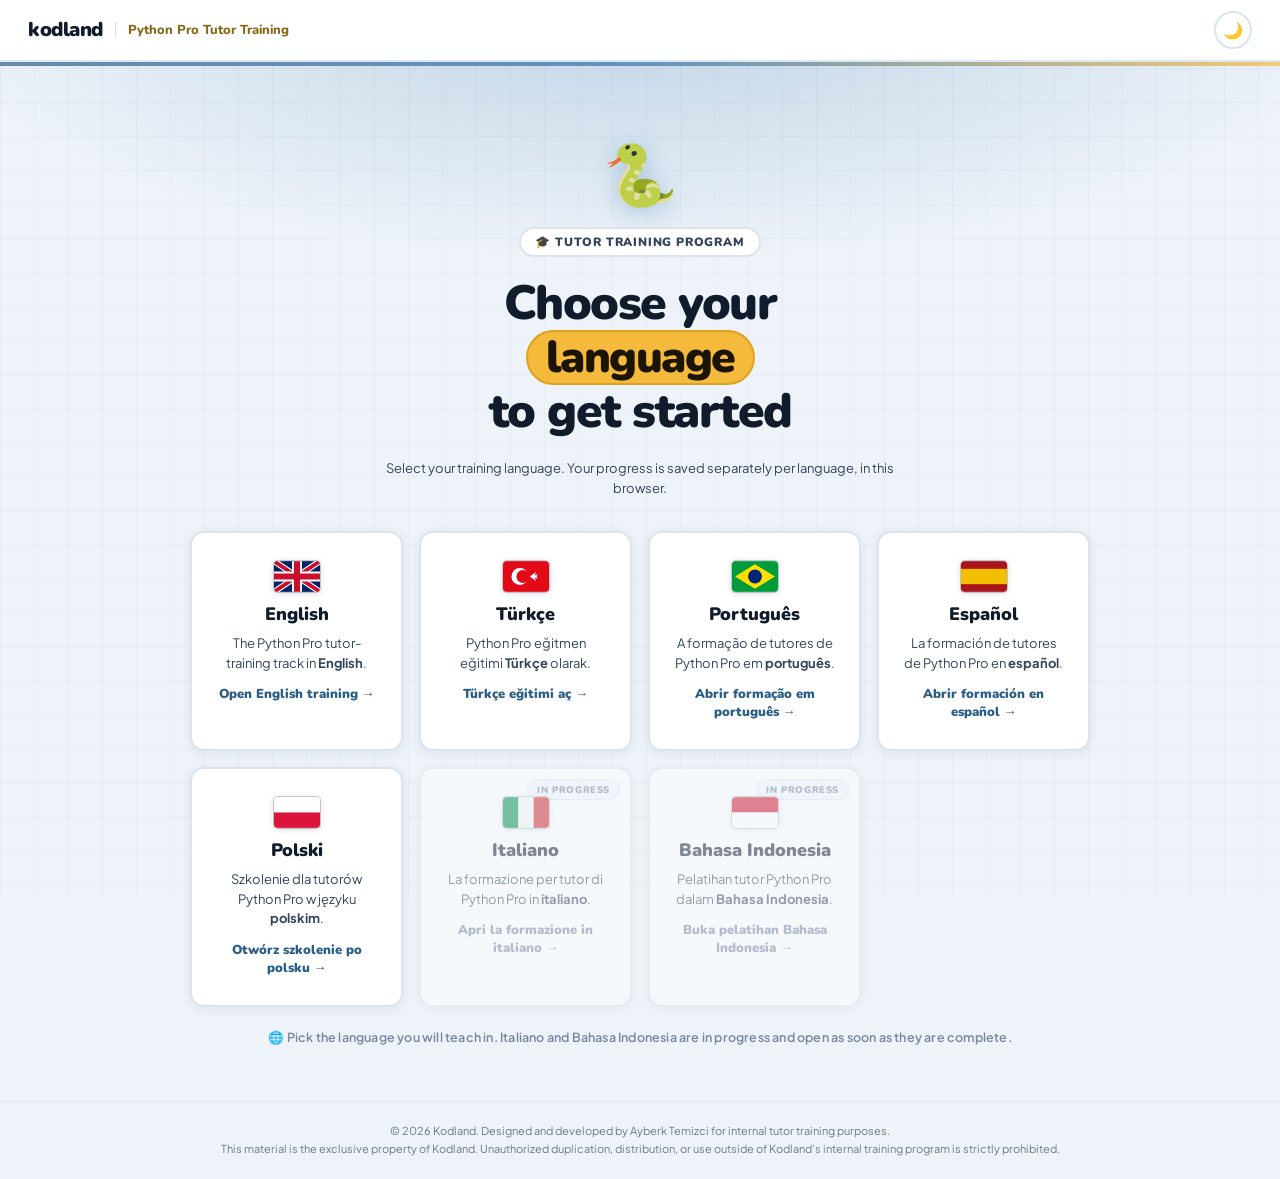
<file: index.html>
<!DOCTYPE html>
<html lang="en">
<head>
<meta charset="UTF-8">
<meta name="viewport" content="width=device-width, initial-scale=1.0">
<title>Python Pro — Tutor Training | Kodland</title>
<link href="https://fonts.googleapis.com/css2?family=Nunito:wght@700;800;900&family=Plus+Jakarta+Sans:wght@400;500;600;700&display=swap" rel="stylesheet">
<style>
:root{
  /* Python palette — Python blue + Python yellow on a cool neutral base */
  --lime:#3776AB;--lime-d:#2C5F87;--lime-glow:rgba(55,118,171,.26);
  --pink:#F5B93B;--pink-d:#DDA21F;--on-pink:#1A1400;--acc-t:#8A6511;
  --ink:#101C2B;--ink2:#33455C;--muted:#7887A0;
  --bg:#EEF3F9;--surface:#FFFFFF;--surface2:#F3F7FC;--border:#DAE4EF;
  --text:var(--ink);--text2:var(--ink2);--text-muted:var(--muted);
  --nav-bg:rgba(255,255,255,0.94);--nav-b:#DCE7F3;
  --shadow:0 2px 12px rgba(16,38,70,.08);--shadow-h:0 8px 28px rgba(16,38,70,.16);
  --r:14px;--rsm:8px;--rpill:999px;
}
[data-theme="dark"]{
  --bg:#0C1219;--surface:#151C26;--surface2:#1B2430;--border:#2A3646;
  --text:#E9EFF8;--text2:#A9B6CB;--text-muted:#6B7894;
  --nav-bg:rgba(12,18,25,0.95);--nav-b:#2A3646;
  --shadow:0 2px 16px rgba(0,0,0,.5);--shadow-h:0 8px 28px rgba(0,0,0,.55);
  --lime:#4A9BD8;--lime-d:#3776AB;--lime-glow:rgba(74,155,216,.16);
  --pink:#FFD43B;--pink-d:#F5B93B;--acc-t:#FFD43B;
}
*{box-sizing:border-box;margin:0;padding:0}
html{scroll-behavior:smooth}
body{
  background:var(--bg);color:var(--text);
  font-family:'Plus Jakarta Sans',sans-serif;
  min-height:100vh;overflow-x:hidden;
  transition:background .25s,color .25s;
  display:flex;flex-direction:column;
}
body::before{
  content:'';position:fixed;inset:0;pointer-events:none;z-index:0;
  background-image:
    linear-gradient(rgba(55,118,171,.045) 1px,transparent 1px),
    linear-gradient(90deg,rgba(55,118,171,.045) 1px,transparent 1px);
  background-size:34px 34px;
}
/* NAV */
.nav{
  display:flex;align-items:center;justify-content:space-between;
  padding:0 28px;height:62px;background:var(--nav-bg);backdrop-filter:blur(14px);
  border-bottom:2px solid var(--nav-b);position:sticky;top:0;z-index:100;
  transition:background .25s,border-color .25s;
}
.logo{display:flex;align-items:center;gap:8px;text-decoration:none;flex-shrink:0}
.logo-mark{font-family:'Nunito',sans-serif;font-weight:900;font-size:20px;letter-spacing:-.5px;color:var(--ink);line-height:1}
[data-theme="dark"] .logo-mark{color:var(--lime)}
.logo-sub{font-family:'Nunito',sans-serif;font-weight:800;font-size:13px;color:var(--acc-t)}
.logo-div{width:1px;height:16px;background:var(--border);margin:0 4px}
.tbtn{
  width:38px;height:38px;border-radius:var(--rpill);background:var(--surface);
  border:2px solid var(--border);display:flex;align-items:center;justify-content:center;
  font-size:16px;cursor:pointer;transition:all .15s;
}
.tbtn:hover{background:var(--lime);border-color:var(--lime-d)}
/* HERO */
.hero{padding:72px 40px 56px;text-align:center;position:relative;flex:1;display:flex;flex-direction:column;align-items:center}
.hero::before{content:'';position:absolute;inset:0;bottom:40%;background:radial-gradient(ellipse 80% 60% at 50% -10%,var(--lime-glow) 0%,transparent 70%);pointer-events:none}
.hero::after{content:'';position:absolute;top:0;left:0;right:0;height:4px;background:linear-gradient(90deg,var(--lime-d),var(--lime),var(--pink));opacity:.7}
.hero-inner{position:relative;max-width:900px;margin:0 auto;width:100%}
.hero-icon{font-size:60px;display:block;margin-bottom:16px;filter:drop-shadow(0 4px 12px rgba(55,118,171,.35));animation:float 3s ease-in-out infinite}
@keyframes float{0%,100%{transform:translateY(0)}50%{transform:translateY(-8px)}}
@media(prefers-reduced-motion:reduce){.hero-icon{animation:none}}
.eyebrow{display:inline-flex;align-items:center;gap:6px;background:var(--surface);border:2px solid var(--border);border-radius:var(--rpill);padding:5px 14px;font-family:'Nunito',sans-serif;font-size:12px;font-weight:900;color:var(--text2);margin-bottom:20px;text-transform:uppercase;letter-spacing:.8px}
.hero h1{font-family:'Nunito',sans-serif;font-size:clamp(28px,5vw,48px);font-weight:900;line-height:1.1;letter-spacing:-1.5px;color:var(--text);margin-bottom:16px}
.h-pill{display:inline-block;background:var(--pink);color:var(--on-pink);border-radius:var(--rpill);padding:1px 18px;margin:0 2px;font-size:.93em;border:2px solid var(--pink-d)}
.hero-notice{font-size:13px;color:var(--text2);margin-top:20px;line-height:1.6;max-width:540px;margin-left:auto;margin-right:auto}
/* LANGUAGE GRID */
.region-grid{display:grid;grid-template-columns:repeat(auto-fit,minmax(210px,1fr));gap:16px;max-width:920px;margin:32px auto 0;width:100%}
.region-card{background:var(--surface);border:2px solid var(--border);border-radius:var(--r);padding:28px 24px;cursor:pointer;transition:transform .2s,box-shadow .2s,border-color .2s;box-shadow:var(--shadow);text-decoration:none;display:flex;flex-direction:column;gap:8px;text-align:center;align-items:center;position:relative;overflow:hidden}
.region-card::after{content:'';position:absolute;bottom:0;left:0;right:0;height:4px;background:linear-gradient(90deg,var(--lime-d),var(--lime),var(--pink));opacity:0;transition:opacity .2s}
.region-card:hover::after{opacity:1}
.region-card:hover{transform:translateY(-3px);box-shadow:var(--shadow-h);border-color:var(--lime-d)}
[data-theme="dark"] .region-card:hover{border-color:var(--lime)}
.region-card:focus-visible{outline:3px solid var(--lime);outline-offset:2px}
.region-flag{line-height:1;filter:drop-shadow(0 1px 3px rgba(0,0,0,.15))}
.region-flag svg{box-shadow:0 0 0 1px rgba(120,135,160,.4)}
[data-theme="dark"] .region-flag{filter:none}
.region-name{font-family:'Nunito',sans-serif;font-size:18px;font-weight:900;color:var(--text)}
.region-desc{font-size:13px;color:var(--text2);line-height:1.5}
.region-cta{font-family:'Nunito',sans-serif;font-size:13px;font-weight:900;color:var(--lime-d);display:flex;align-items:center;gap:4px;margin-top:4px}
[data-theme="dark"] .region-cta{color:var(--lime)}
/* IN-PROGRESS LANGUAGE — visible but not yet openable */
.region-card.soon{opacity:.5;cursor:not-allowed;pointer-events:none}
.region-card.soon .region-cta{color:var(--text-muted)}
.soon-badge{position:absolute;top:10px;right:10px;font-family:'Nunito',sans-serif;font-size:9.5px;font-weight:900;letter-spacing:.6px;text-transform:uppercase;padding:3px 9px;border-radius:var(--rpill);background:var(--surface2);border:1.5px solid var(--border);color:var(--text-muted)}
/* SOON */
.soon-note{margin-top:22px;font-size:12.5px;color:var(--text-muted);font-weight:600;letter-spacing:.2px}
/* FOOTER */
footer{text-align:center;padding:20px 24px;font-size:11px;color:var(--text2);border-top:1px solid var(--border);margin-top:auto;line-height:1.7;opacity:.7}
@media(max-width:640px){.hero{padding-left:18px;padding-right:18px}.region-grid{grid-template-columns:1fr}}
</style>
</head>
<body>

<!-- NAV -->
<nav class="nav">
  <a class="logo" href="#">
    <span class="logo-mark">kodland</span>
    <div class="logo-div"></div>
    <span class="logo-sub">Python Pro Tutor Training</span>
  </a>
  <button class="tbtn" id="theme-btn" title="Toggle dark mode" onclick="toggleTheme()">🌙</button>
</nav>

<!-- HERO -->
<section class="hero">
  <div class="hero-inner">
    <span class="hero-icon">🐍</span>
    <div class="eyebrow">🎓 Tutor Training Program</div>
    <h1>Choose your<br><span class="h-pill">language</span><br>to get started</h1>
    <p class="hero-notice">Select your training language. Your progress is saved separately per language, in this browser.</p>

    <!-- LANGUAGE CARDS -->
    <div class="region-grid">

      <a class="region-card" href="en.html">
        <div class="region-flag">
          <svg xmlns="http://www.w3.org/2000/svg" viewBox="0 0 60 40" width="46" height="31" style="border-radius:4px"><rect width="60" height="40" fill="#012169"/><path d="M0,0 L60,40 M60,0 L0,40" stroke="#fff" stroke-width="8"/><path d="M0,0 L60,40 M60,0 L0,40" stroke="#C8102E" stroke-width="5"/><path d="M30,0 V40 M0,20 H60" stroke="#fff" stroke-width="13"/><path d="M30,0 V40 M0,20 H60" stroke="#C8102E" stroke-width="8"/></svg>
        </div>
        <div class="region-name">English</div>
        <div class="region-desc">The Python Pro tutor-training track in <strong>English</strong>.</div>
        <div class="region-cta">Open English training →</div>
      </a>

      <a class="region-card" href="tr.html" data-lang="tr">
        <div class="region-flag">
          <svg xmlns="http://www.w3.org/2000/svg" viewBox="0 0 60 40" width="46" height="31" style="border-radius:4px"><rect width="60" height="40" fill="#E30A17"/><circle cx="22" cy="20" r="11" fill="#fff"/><circle cx="26" cy="20" r="8.5" fill="#E30A17"/><polygon points="35,20 43,14 41,20 43,26" fill="#fff"/><polygon points="38.5,20 45,17 44,20 45,23" fill="#fff"/></svg>
        </div>
        <div class="region-name">Türkçe</div>
        <div class="region-desc">Python Pro eğitmen eğitimi <strong>Türkçe</strong> olarak.</div>
        <div class="region-cta">Türkçe eğitimi aç →</div>
      </a>

      <a class="region-card" href="pt.html" data-lang="pt">
        <div class="region-flag">
          <svg xmlns="http://www.w3.org/2000/svg" viewBox="0 0 60 40" width="46" height="31" style="border-radius:4px"><rect width="60" height="40" fill="#009C3B"/><polygon points="30,4 56,20 30,36 4,20" fill="#FFDF00"/><circle cx="30" cy="20" r="9" fill="#002776"/></svg>
        </div>
        <div class="region-name">Português</div>
        <div class="region-desc">A formação de tutores de Python Pro em <strong>português</strong>.</div>
        <div class="region-cta">Abrir formação em português →</div>
      </a>

      <a class="region-card" href="es.html" data-lang="es">
        <div class="region-flag">
          <svg xmlns="http://www.w3.org/2000/svg" viewBox="0 0 60 40" width="46" height="31" style="border-radius:4px"><rect width="60" height="40" fill="#AA151B"/><rect y="10" width="60" height="20" fill="#F1BF00"/></svg>
        </div>
        <div class="region-name">Español</div>
        <div class="region-desc">La formación de tutores de Python Pro en <strong>español</strong>.</div>
        <div class="region-cta">Abrir formación en español →</div>
      </a>

      <a class="region-card" href="pl.html" data-lang="pl">
        <div class="region-flag">
          <svg xmlns="http://www.w3.org/2000/svg" viewBox="0 0 60 40" width="46" height="31" style="border-radius:4px"><rect width="60" height="20" fill="#fff"/><rect y="20" width="60" height="20" fill="#DC143C"/></svg>
        </div>
        <div class="region-name">Polski</div>
        <div class="region-desc">Szkolenie dla tutorów Python Pro w języku <strong>polskim</strong>.</div>
        <div class="region-cta">Otwórz szkolenie po polsku →</div>
      </a>


      <a class="region-card soon" href="it.html" data-lang="it">
        <span class="soon-badge">In progress</span>
        <div class="region-flag">
          <svg xmlns="http://www.w3.org/2000/svg" viewBox="0 0 60 40" width="46" height="31" style="border-radius:4px"><rect width="20" height="40" fill="#008C45"/><rect x="20" width="20" height="40" fill="#F4F5F0"/><rect x="40" width="20" height="40" fill="#CD212A"/></svg>
        </div>
        <div class="region-name">Italiano</div>
        <div class="region-desc">La formazione per tutor di Python Pro in <strong>italiano</strong>.</div>
        <div class="region-cta">Apri la formazione in italiano →</div>
      </a>

      <a class="region-card soon" href="id.html" data-lang="id">
        <span class="soon-badge">In progress</span>
        <div class="region-flag">
          <svg xmlns="http://www.w3.org/2000/svg" viewBox="0 0 60 40" width="46" height="31" style="border-radius:4px"><rect width="60" height="20" fill="#CE1126"/><rect y="20" width="60" height="20" fill="#fff"/></svg>
        </div>
        <div class="region-name">Bahasa Indonesia</div>
        <div class="region-desc">Pelatihan tutor Python Pro dalam <strong>Bahasa Indonesia</strong>.</div>
        <div class="region-cta">Buka pelatihan Bahasa Indonesia →</div>
      </a>

    </div><!-- /region-grid -->
    <p class="soon-note">🌐 Pick the language you will teach in. Italiano and Bahasa Indonesia are in progress and open as soon as they are complete.</p>
  </div><!-- /hero-inner -->
</section>

<footer>
  © 2026 Kodland. Designed and developed by Ayberk Temizci for internal tutor training purposes.<br>
  This material is the exclusive property of Kodland. Unauthorized duplication, distribution, or use outside of Kodland's internal training program is strictly prohibited.
</footer>

<script>
// Theme — shares the 'kl-theme' key with the training pages so the choice carries over.
const saved = localStorage.getItem('kl-theme');
if(saved) document.documentElement.setAttribute('data-theme', saved);
if(saved === 'dark') document.getElementById('theme-btn').textContent = '☀️';
function toggleTheme(){
  const isDark = document.documentElement.getAttribute('data-theme') === 'dark';
  const next = isDark ? 'light' : 'dark';
  document.documentElement.setAttribute('data-theme', next);
  localStorage.setItem('kl-theme', next);
  document.getElementById('theme-btn').textContent = next === 'dark' ? '☀️' : '🌙';
}

/* Cards marked .soon unlock automatically once their content file exists, so nobody
   has to remember to edit this page when a translation lands. */
document.querySelectorAll('.region-card.soon').forEach(card => {
  const lang = card.dataset.lang;
  fetch('assets/content-' + lang + '.js', { method: 'HEAD' })
    .then(r => { if(r.ok){ card.classList.remove('soon'); const b = card.querySelector('.soon-badge'); if(b) b.remove(); } })
    .catch(() => {});
});
});
</script>
</body>
</html>
</file>
